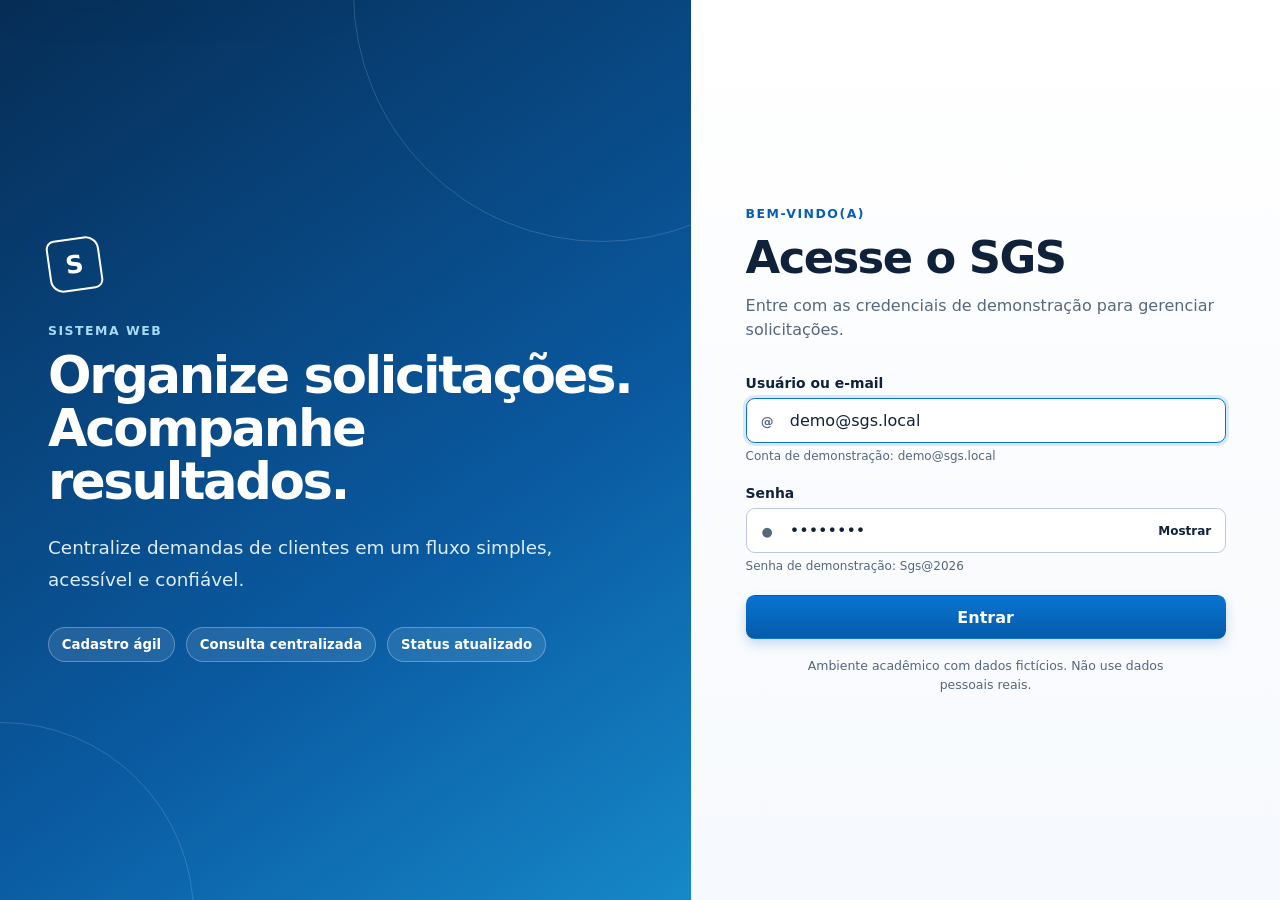
<file: index.html>
<!doctype html>
<html lang="pt-BR">
<head>
  <meta charset="utf-8">
  <meta name="viewport" content="width=device-width, initial-scale=1">
  <meta name="description" content="SGS — Sistema de Gestão de Solicitações: MVP acadêmico para cadastrar, consultar e acompanhar solicitações.">
  <meta name="theme-color" content="#0b4f91">
  <title>SGS — Sistema de Gestão de Solicitações</title>
  <link rel="icon" href="assets/favicon.svg" type="image/svg+xml">
  <link rel="manifest" href="manifest.webmanifest">
  <link rel="stylesheet" href="css/styles.css">
</head>
<body>
  <a class="skip-link" href="#conteudo">Pular para o conteúdo principal</a>

  <section id="loginView" class="login-view" aria-labelledby="loginTitle">
    <div class="login-brand" aria-hidden="true">
      <div class="login-brand-inner">
        <span class="brand-mark brand-mark-large">S</span>
        <p class="eyebrow">Sistema web</p>
        <h1>Organize solicitações.<br>Acompanhe resultados.</h1>
        <p>Centralize demandas de clientes em um fluxo simples, acessível e confiável.</p>
        <div class="login-features">
          <span>Cadastro ágil</span><span>Consulta centralizada</span><span>Status atualizado</span>
        </div>
      </div>
    </div>

    <div class="login-panel">
      <form id="loginForm" class="login-card" novalidate>
        <div class="mobile-login-brand">
          <span class="brand-mark">S</span>
          <strong>SGS</strong>
        </div>
        <p class="eyebrow">Bem-vindo(a)</p>
        <h2 id="loginTitle">Acesse o SGS</h2>
        <p class="form-intro">Entre com as credenciais de demonstração para gerenciar solicitações.</p>

        <div id="loginError" class="alert alert-error is-hidden" role="alert" tabindex="-1">
          <span aria-hidden="true">!</span>
          <p><strong>Não foi possível entrar.</strong><br>Verifique o usuário e a senha.</p>
        </div>

        <div class="field">
          <label for="loginEmail">Usuário ou e-mail</label>
          <div class="input-with-icon">
            <span class="input-icon" aria-hidden="true">@</span>
            <input id="loginEmail" name="email" type="email" autocomplete="username" required aria-describedby="loginEmailHint" value="demo@sgs.local">
          </div>
          <small id="loginEmailHint">Conta de demonstração: demo@sgs.local</small>
          <span class="field-error" data-error-for="loginEmail"></span>
        </div>

        <div class="field">
          <label for="loginPassword">Senha</label>
          <div class="input-with-icon password-field">
            <span class="input-icon" aria-hidden="true">●</span>
            <input id="loginPassword" name="password" type="password" autocomplete="current-password" required value="Sgs@2026">
            <button id="togglePassword" class="icon-button password-toggle" type="button" aria-label="Mostrar senha" aria-pressed="false">Mostrar</button>
          </div>
          <small>Senha de demonstração: Sgs@2026</small>
          <span class="field-error" data-error-for="loginPassword"></span>
        </div>

        <button class="button button-primary button-block" type="submit">Entrar</button>
        <p class="privacy-note">Ambiente acadêmico com dados fictícios. Não use dados pessoais reais.</p>
      </form>
    </div>
  </section>

  <div id="appView" class="app-shell is-hidden">
    <header class="topbar">
      <button id="menuButton" class="icon-button menu-button" type="button" aria-label="Abrir menu" aria-expanded="false" aria-controls="sidebar">☰</button>
      <a class="app-brand" href="#solicitacoes" aria-label="SGS — Página de solicitações">
        <span class="brand-mark">S</span>
        <span><strong>SGS</strong><em>— Sistema de Gestão de Solicitações</em></span>
      </a>
      <div class="topbar-actions">
        <button id="notificationButton" class="icon-button notification-button" type="button" aria-label="Ver solicitações pendentes">
          <span aria-hidden="true">♢</span><span id="notificationCount" class="notification-count">0</span>
        </button>
        <div class="user-menu-wrap">
          <button id="userMenuButton" class="user-button" type="button" aria-expanded="false" aria-controls="userMenu">
            <span class="avatar" aria-hidden="true">U</span>
            <span class="user-label">Olá, Usuário</span>
            <span aria-hidden="true">⌄</span>
          </button>
          <div id="userMenu" class="user-menu is-hidden" role="menu">
            <button id="logoutButton" type="button" role="menuitem">Sair do sistema</button>
          </div>
        </div>
      </div>
    </header>

    <aside id="sidebar" class="sidebar" aria-label="Navegação principal">
      <nav>
        <a href="#solicitacoes" data-route="solicitacoes"><span aria-hidden="true">⌂</span>Início</a>
        <a href="#solicitacoes" data-route="solicitacoes" class="active"><span aria-hidden="true">▤</span>Solicitações</a>
        <a href="#clientes" data-route="clientes"><span aria-hidden="true">♙</span>Clientes</a>
        <a href="#cadastros" data-route="cadastros"><span aria-hidden="true">▱</span>Cadastros</a>
        <button type="button" data-placeholder="Relatórios"><span aria-hidden="true">▥</span>Relatórios</button>
        <button type="button" data-placeholder="Configurações"><span aria-hidden="true">⚙</span>Configurações</button>
      </nav>
      <div class="sidebar-footer">
        <span>MVP acadêmico</span>
        <small>Versão 1.0.0</small>
      </div>
    </aside>
    <div id="sidebarBackdrop" class="sidebar-backdrop is-hidden" aria-hidden="true"></div>

    <main id="conteudo" class="main-content" tabindex="-1">
      <section id="requestsPage" class="page" aria-labelledby="requestsTitle">
        <div class="page-heading">
          <div class="heading-copy">
            <span class="page-icon" aria-hidden="true">▤</span>
            <div><h1 id="requestsTitle">Solicitações</h1><p>Organize, acompanhe e gerencie suas solicitações.</p></div>
          </div>
          <button id="newRequestButton" class="button button-primary" type="button"><span aria-hidden="true">＋</span> Nova Solicitação</button>
        </div>

        <div id="successAlert" class="alert alert-success is-hidden" role="status" aria-live="polite" tabindex="-1">
          <span class="alert-icon" aria-hidden="true">✓</span>
          <p><strong>Solicitação cadastrada com sucesso!</strong><br><span id="successDetail">O registro foi incluído na lista.</span></p>
          <button id="closeSuccess" class="icon-button" type="button" aria-label="Fechar mensagem">×</button>
        </div>

        <form id="filterForm" class="filter-card" aria-label="Filtros de solicitações">
          <div class="field compact-field"><label for="clientFilter">Cliente</label><select id="clientFilter"><option value="">Todos</option></select></div>
          <div class="field compact-field"><label for="statusFilter">Status</label><select id="statusFilter"><option value="">Todos</option><option>Pendente</option><option>Em andamento</option><option>Concluído</option></select></div>
          <div class="field compact-field"><label for="periodFilter">Período</label><select id="periodFilter"><option value="">Todo o período</option><option value="today">Hoje</option><option value="7">Últimos 7 dias</option><option value="30">Últimos 30 dias</option></select></div>
          <div class="field search-field"><label class="sr-only" for="searchFilter">Pesquisar solicitações</label><span aria-hidden="true">⌕</span><input id="searchFilter" type="search" placeholder="Buscar por nº, assunto ou descrição"></div>
          <button id="clearFilters" class="button button-ghost filter-clear is-hidden" type="button">Limpar filtros</button>
        </form>

        <div class="table-card">
          <div class="table-scroll">
            <table>
              <caption class="sr-only">Solicitações cadastradas</caption>
              <thead><tr>
                <th scope="col"><button class="sort-button" type="button" data-sort="id">Nº <span aria-hidden="true">↕</span></button></th>
                <th scope="col"><button class="sort-button" type="button" data-sort="subject">Assunto <span aria-hidden="true">↕</span></button></th>
                <th scope="col"><button class="sort-button" type="button" data-sort="client">Cliente <span aria-hidden="true">↕</span></button></th>
                <th scope="col"><button class="sort-button" type="button" data-sort="date">Data da Solicitação <span aria-hidden="true">↕</span></button></th>
                <th scope="col"><button class="sort-button" type="button" data-sort="status">Status <span aria-hidden="true">↕</span></button></th>
                <th scope="col">Ações</th>
              </tr></thead>
              <tbody id="requestRows"></tbody>
            </table>
            <div id="emptyState" class="empty-state is-hidden">
              <span aria-hidden="true">⌕</span><h2>Nenhuma solicitação encontrada</h2><p>Altere os filtros ou cadastre uma nova solicitação.</p>
            </div>
          </div>
          <div class="table-footer">
            <p id="tableSummary" aria-live="polite"></p>
            <nav id="pagination" class="pagination" aria-label="Paginação das solicitações"></nav>
          </div>
        </div>
      </section>

      <section id="formPage" class="page is-hidden" aria-labelledby="formTitle">
        <div class="page-heading form-page-heading">
          <div class="heading-copy">
            <span class="page-icon" aria-hidden="true">▤</span>
            <div><h1 id="formTitle">Nova Solicitação</h1><p>Preencha as informações para registrar uma nova solicitação.</p></div>
          </div>
        </div>

        <form id="requestForm" class="form-card" novalidate>
          <div id="formErrorSummary" class="alert alert-error is-hidden" role="alert" tabindex="-1"><span aria-hidden="true">!</span><p><strong>Revise os campos destacados.</strong><br>Preencha os campos obrigatórios.</p></div>
          <div class="form-grid">
            <div class="field"><label for="clientName">Nome do Cliente <span aria-hidden="true">*</span></label><input id="clientName" name="clientName" type="text" maxlength="80" autocomplete="organization" required placeholder="Ex.: Clínica Bem-Estar"><span class="field-error" data-error-for="clientName"></span></div>
            <div class="field"><label for="phone">Telefone <span class="optional">(opcional)</span></label><input id="phone" name="phone" type="tel" maxlength="16" autocomplete="tel" inputmode="tel" placeholder="(00) 00000-0000"><span class="field-error" data-error-for="phone"></span></div>
            <div class="field field-full"><label for="subject">Assunto <span aria-hidden="true">*</span></label><input id="subject" name="subject" type="text" list="subjectOptions" maxlength="100" required placeholder="Ex.: Solicitação de acesso ao sistema"><datalist id="subjectOptions"><option value="Solicitação de acesso ao sistema"><option value="Inclusão de novo usuário"><option value="Correção de cadastro"><option value="Dúvida sobre atendimento"></datalist><span class="field-error" data-error-for="subject"></span></div>
            <div class="field field-full"><label for="description">Descrição da Solicitação <span aria-hidden="true">*</span></label><textarea id="description" name="description" rows="4" maxlength="500" required placeholder="Descreva a solicitação de forma objetiva."></textarea><div class="field-meta"><span class="field-error" data-error-for="description"></span><span id="descriptionCount">0/500</span></div></div>
            <div class="field"><label for="requestDate">Data da Solicitação</label><input id="requestDate" name="requestDate" type="text" readonly></div>
            <div class="field"><label for="initialStatus">Status</label><div id="initialStatus" class="readonly-status"><span aria-hidden="true">◷</span> Pendente</div></div>
          </div>
          <div class="form-actions"><button id="cancelRequest" class="button button-secondary" type="button">Cancelar</button><button class="button button-primary" type="submit"><span aria-hidden="true">▣</span> Salvar Solicitação</button></div>
        </form>
      </section>

      <section id="clientsPage" class="page is-hidden" aria-labelledby="clientsTitle">
        <div class="page-heading"><div class="heading-copy"><span class="page-icon" aria-hidden="true">♙</span><div><h1 id="clientsTitle">Clientes</h1><p>Consulte os clientes registrados nas solicitações.</p></div></div></div>
        <div class="summary-grid" id="clientCards"></div>
      </section>

      <section id="registersPage" class="page is-hidden" aria-labelledby="registersTitle">
        <div class="page-heading"><div class="heading-copy"><span class="page-icon" aria-hidden="true">▱</span><div><h1 id="registersTitle">Cadastros</h1><p>Resumo dos registros do MVP.</p></div></div></div>
        <div id="registerSummary" class="summary-grid"></div>
      </section>
    </main>
  </div>

  <div id="modalBackdrop" class="modal-backdrop is-hidden">
    <section id="requestModal" class="modal" role="dialog" aria-modal="true" aria-labelledby="modalTitle" tabindex="-1">
      <div class="modal-header"><div><p class="eyebrow">Solicitação <span id="modalRequestId"></span></p><h2 id="modalTitle">Detalhes da solicitação</h2></div><button id="modalClose" class="icon-button" type="button" aria-label="Fechar janela">×</button></div>
      <div id="modalContent" class="modal-content"></div>
      <form id="statusForm" class="status-form"><label for="modalStatus">Atualizar status</label><select id="modalStatus"><option>Pendente</option><option>Em andamento</option><option>Concluído</option></select><button class="button button-primary" type="submit">Salvar status</button></form>
    </section>
  </div>

  <div id="toastRegion" class="toast-region" aria-live="polite" aria-atomic="true"></div>
  <script src="js/app.js" defer></script>
</body>
</html>
</file>
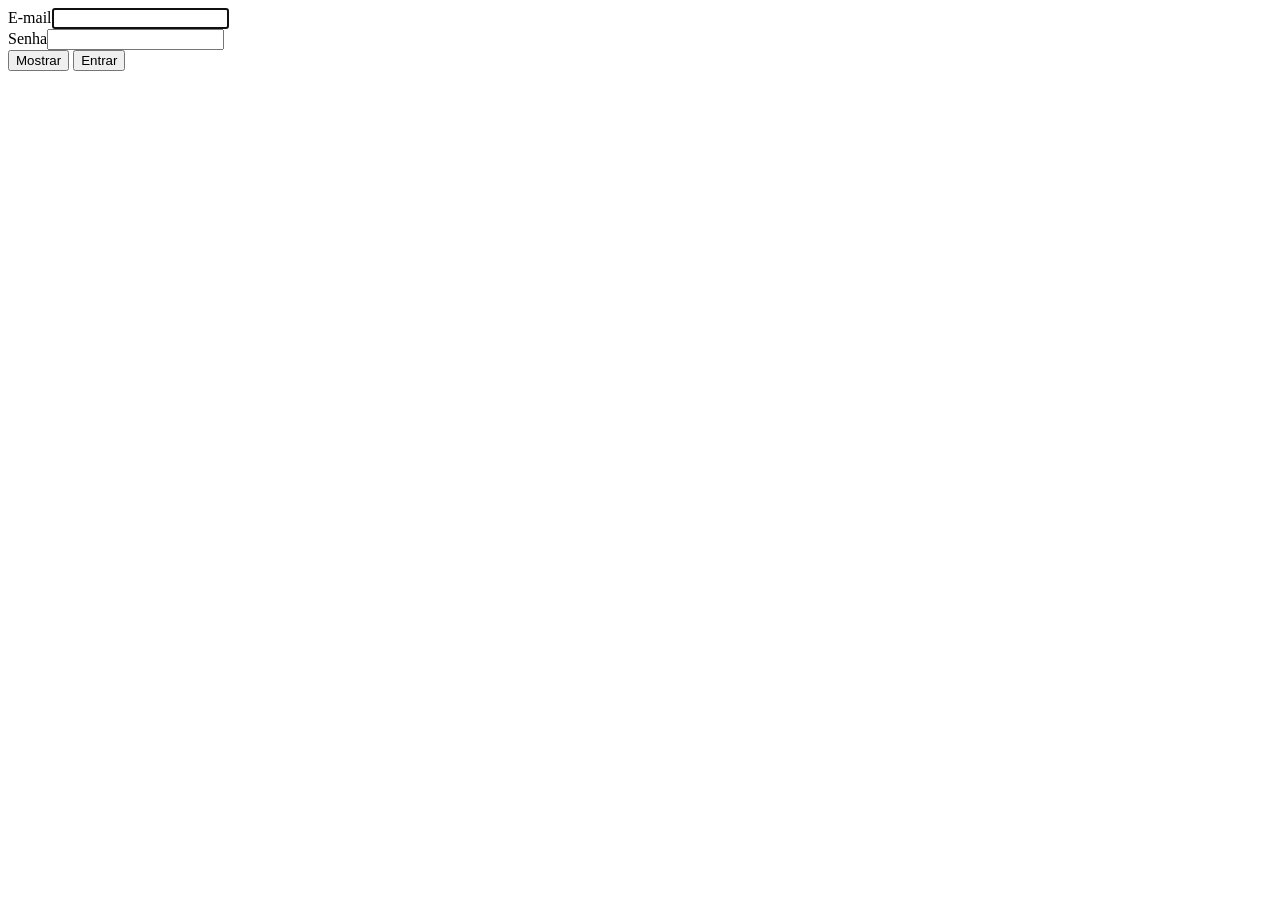
<file: tests/browser_harness.html>
<!doctype html>
<html lang="pt-BR">
<head><meta charset="utf-8"><title>SGS Test Harness</title><style>.is-hidden{display:none}.open{display:block}</style></head>
<body>
  <section id="loginView">
    <form id="loginForm">
      <div class="field"><label for="loginEmail">E-mail</label><input id="loginEmail" aria-invalid="false"><span id="loginEmail-error" class="field-error" data-error-for="loginEmail"></span></div>
      <div class="field"><label for="loginPassword">Senha</label><input id="loginPassword" type="password" aria-invalid="false"><span id="loginPassword-error" class="field-error" data-error-for="loginPassword"></span></div>
      <button id="togglePassword" type="button">Mostrar</button>
      <div id="loginError" class="is-hidden" tabindex="-1">Credenciais inválidas</div>
      <button type="submit">Entrar</button>
    </form>
  </section>

  <section id="appView" class="is-hidden">
    <button id="menuButton" type="button" aria-expanded="false">Menu</button>
    <aside id="sidebar">
      <a data-route="solicitacoes" href="#solicitacoes">Solicitações</a>
      <a data-route="clientes" href="#clientes">Clientes</a>
      <a data-route="cadastros" href="#cadastros">Cadastros</a>
    </aside>
    <div id="sidebarBackdrop" class="is-hidden"></div>
    <div class="user-menu-wrap">
      <button id="userMenuButton" type="button" aria-expanded="false">Usuário</button>
      <div id="userMenu" class="is-hidden"><button id="logoutButton" type="button">Sair</button></div>
    </div>
    <button id="notificationButton" type="button"><span id="notificationCount"></span></button>
    <button type="button" data-placeholder="Ajuda">Ajuda</button>

    <main id="conteudo" tabindex="-1">
      <section id="requestsPage" class="page">
        <button id="newRequestButton" type="button">Nova Solicitação</button>
        <form id="filterForm">
          <select id="clientFilter"><option value="">Todos</option></select>
          <select id="statusFilter"><option value="">Todos</option><option>Pendente</option><option>Em andamento</option><option>Concluído</option></select>
          <select id="periodFilter"><option value="">Todo o período</option><option value="today">Hoje</option><option value="7">7 dias</option><option value="30">30 dias</option></select>
          <input id="searchFilter">
          <button id="clearFilters" class="is-hidden" type="button">Limpar</button>
        </form>
        <button class="sort-button" type="button" data-sort="id">Ordenar ID</button>
        <button class="sort-button" type="button" data-sort="subject">Ordenar assunto</button>
        <button class="sort-button" type="button" data-sort="date">Ordenar data</button>
        <table><tbody id="requestRows"></tbody></table>
        <div id="emptyState" class="is-hidden">Nenhum resultado</div>
        <p id="tableSummary"></p>
        <nav id="pagination"></nav>
        <div id="successAlert" class="is-hidden" tabindex="-1"><span id="successDetail"></span><button id="closeSuccess" type="button">Fechar</button></div>
      </section>

      <section id="formPage" class="page is-hidden">
        <form id="requestForm">
          <div id="formErrorSummary" class="is-hidden" tabindex="-1">Revise os campos</div>
          <div class="field"><label for="clientName">Cliente</label><input id="clientName" aria-invalid="false"><span id="clientName-error" class="field-error" data-error-for="clientName"></span></div>
          <div class="field"><label for="phone">Telefone</label><input id="phone" aria-invalid="false"><span id="phone-error" class="field-error" data-error-for="phone"></span></div>
          <div class="field"><label for="subject">Assunto</label><input id="subject" aria-invalid="false"><span id="subject-error" class="field-error" data-error-for="subject"></span></div>
          <div class="field"><label for="description">Descrição</label><textarea id="description" maxlength="500" aria-invalid="false"></textarea><span id="description-error" class="field-error" data-error-for="description"></span></div>
          <output id="descriptionCount">0/500</output>
          <input id="requestDate" readonly>
          <button id="cancelRequest" type="button">Cancelar</button>
          <button type="submit">Salvar</button>
        </form>
      </section>

      <section id="clientsPage" class="page is-hidden"><div id="clientCards"></div></section>
      <section id="registersPage" class="page is-hidden"><div id="registerSummary"></div></section>
    </main>
  </section>

  <div id="modalBackdrop" class="is-hidden">
    <section id="requestModal" tabindex="-1">
      <button id="modalClose" type="button">Fechar</button>
      <h2 id="modalTitle"></h2><span id="modalRequestId"></span>
      <div id="modalContent"></div>
      <form id="statusForm"><select id="modalStatus"><option>Pendente</option><option>Em andamento</option><option>Concluído</option></select><button type="submit">Atualizar</button></form>
    </section>
  </div>
  <div id="toastRegion"></div>
  <script src="../js/app.js"></script>
</body>
</html>
</file>
<file: css/styles.css>
:root {
  --navy-950: #072d54;
  --navy-900: #083b70;
  --navy-800: #0a4b88;
  --blue-700: #075fb4;
  --blue-600: #0873d1;
  --blue-100: #ddebfa;
  --ink-950: #10213a;
  --ink-800: #263a55;
  --ink-600: #56677e;
  --line: #d9e1eb;
  --line-strong: #bdc9d8;
  --surface: #ffffff;
  --canvas: #f3f7fc;
  --green-800: #156633;
  --green-100: #dff5e4;
  --yellow-900: #7c5506;
  --yellow-100: #fff0be;
  --red-800: #9a2b2b;
  --red-100: #fde5e5;
  --shadow-sm: 0 2px 8px rgba(27, 54, 88, .08);
  --shadow-md: 0 14px 40px rgba(18, 51, 87, .13);
  --radius-sm: .55rem;
  --radius-md: .85rem;
  --radius-lg: 1.15rem;
  --sidebar-width: 15.5rem;
  --topbar-height: 4.5rem;
  font-family: Inter, ui-sans-serif, system-ui, -apple-system, BlinkMacSystemFont, "Segoe UI", sans-serif;
  color: var(--ink-950);
  background: var(--canvas);
  font-synthesis: none;
}

* { box-sizing: border-box; }
html { min-width: 20rem; scroll-behavior: smooth; }
body { margin: 0; min-height: 100vh; background: var(--canvas); color: var(--ink-950); }
button, input, select, textarea { font: inherit; }
button, a { -webkit-tap-highlight-color: transparent; }
button { cursor: pointer; }
button:disabled { cursor: not-allowed; opacity: .55; }
a { color: inherit; }
h1, h2, h3, p { margin-top: 0; }
.is-hidden { display: none !important; }
.sr-only { position: absolute !important; width: 1px; height: 1px; padding: 0; margin: -1px; overflow: hidden; clip: rect(0, 0, 0, 0); white-space: nowrap; border: 0; }
.skip-link { position: fixed; z-index: 9999; top: .75rem; left: .75rem; padding: .7rem 1rem; transform: translateY(-150%); border-radius: .5rem; background: white; color: var(--navy-950); box-shadow: var(--shadow-md); font-weight: 800; }
.skip-link:focus { transform: translateY(0); }
:focus-visible { outline: 3px solid #f5a623; outline-offset: 3px; }

/* Login */
.login-view { min-height: 100vh; display: grid; grid-template-columns: minmax(22rem, 1.08fr) minmax(28rem, .92fr); background: white; }
.login-brand { position: relative; overflow: hidden; display: grid; place-items: center; padding: 3rem; color: white; background: linear-gradient(145deg, #062d56 0%, #0a5aa1 62%, #1688c8 100%); }
.login-brand::before, .login-brand::after { content: ""; position: absolute; border: 1px solid rgba(255,255,255,.15); border-radius: 50%; }
.login-brand::before { width: 31rem; height: 31rem; top: -16rem; right: -10rem; }
.login-brand::after { width: 24rem; height: 24rem; left: -12rem; bottom: -13rem; }
.login-brand-inner { position: relative; z-index: 1; max-width: 39rem; }
.login-brand h1 { font-size: clamp(2.5rem, 4vw, 4.6rem); line-height: 1.04; letter-spacing: -.045em; margin-bottom: 1.5rem; }
.login-brand p:not(.eyebrow) { max-width: 34rem; font-size: 1.15rem; line-height: 1.7; color: #deedf9; }
.login-features { display: flex; flex-wrap: wrap; gap: .7rem; margin-top: 2rem; }
.login-features span { padding: .55rem .8rem; border: 1px solid rgba(255,255,255,.28); border-radius: 999px; background: rgba(255,255,255,.1); font-size: .83rem; font-weight: 700; }
.login-panel { display: grid; place-items: center; padding: 2rem; background: linear-gradient(180deg, #fff, #f6f9fd); }
.login-card { width: min(100%, 30rem); }
.login-card h2 { margin-bottom: .6rem; font-size: clamp(2rem, 4vw, 2.8rem); letter-spacing: -.035em; }
.form-intro { margin-bottom: 2rem; color: var(--ink-600); line-height: 1.55; }
.eyebrow { margin-bottom: .65rem; color: var(--blue-700); font-size: .78rem; font-weight: 900; letter-spacing: .12em; text-transform: uppercase; }
.login-brand .eyebrow { color: #a8daf9; }
.mobile-login-brand { display: none; align-items: center; gap: .75rem; margin-bottom: 2rem; color: var(--navy-900); font-size: 1.4rem; }
.privacy-note { margin: 1.1rem auto 0; max-width: 23rem; color: var(--ink-600); text-align: center; font-size: .78rem; line-height: 1.5; }

/* Shared controls */
.field { min-width: 0; }
.field > label { display: block; margin-bottom: .45rem; color: var(--ink-950); font-size: .87rem; font-weight: 800; }
.field label > span:not(.optional) { color: #c52f2f; }
.optional { color: var(--ink-600); font-size: .77rem; font-weight: 500; }
input, select, textarea { width: 100%; min-height: 2.8rem; border: 1px solid var(--line-strong); border-radius: var(--radius-sm); background: white; color: var(--ink-950); padding: .7rem .85rem; transition: border-color .16s, box-shadow .16s, background .16s; }
input:hover, select:hover, textarea:hover { border-color: #8ea1b8; }
input:focus, select:focus, textarea:focus { border-color: var(--blue-600); box-shadow: 0 0 0 3px rgba(8,115,209,.14); outline: 0; }
input[readonly] { background: #edf2f8; color: var(--ink-600); }
textarea { min-height: 7.2rem; resize: vertical; line-height: 1.5; }
.field small { display: block; margin-top: .35rem; color: var(--ink-600); font-size: .75rem; }
.field.invalid input, .field.invalid textarea, .field.invalid select { border-color: #c83333; box-shadow: 0 0 0 3px rgba(200,51,51,.08); }
.field-error { display: block; min-height: 1.15rem; margin-top: .25rem; color: var(--red-800); font-size: .76rem; font-weight: 650; }
.input-with-icon { position: relative; }
.input-with-icon input { padding-left: 2.7rem; }
.input-icon { position: absolute; left: .85rem; top: 50%; transform: translateY(-50%); display: grid; place-items: center; width: 1rem; color: var(--ink-600); font-size: .8rem; font-weight: 900; }
.password-field input { padding-right: 5.3rem; }
.password-toggle { position: absolute; right: .35rem; top: 50%; transform: translateY(-50%); width: auto !important; height: 2.15rem !important; padding: 0 .55rem; border-radius: .35rem; color: var(--blue-700); font-size: .75rem; font-weight: 800; }
.button { min-height: 2.75rem; display: inline-flex; align-items: center; justify-content: center; gap: .45rem; border: 1px solid transparent; border-radius: var(--radius-sm); padding: .72rem 1.15rem; font-weight: 800; text-decoration: none; transition: transform .14s, background .14s, box-shadow .14s; }
.button:hover { transform: translateY(-1px); }
.button-primary { background: linear-gradient(180deg, #0874d2, #055ba9); color: white; box-shadow: 0 5px 12px rgba(3,90,170,.2); }
.button-primary:hover { background: linear-gradient(180deg, #096ac0, #064f94); }
.button-secondary { border-color: var(--line-strong); background: white; color: var(--navy-950); }
.button-ghost { background: transparent; color: var(--blue-700); }
.button-block { width: 100%; }
.icon-button { width: 2.75rem; height: 2.75rem; display: inline-grid; place-items: center; border: 0; border-radius: .6rem; background: transparent; color: inherit; }
.icon-button:hover { background: rgba(255,255,255,.11); }
.alert { display: flex; align-items: center; gap: .75rem; min-height: 3.5rem; border: 1px solid; border-radius: var(--radius-md); padding: .7rem 1rem; }
.alert p { margin: 0; line-height: 1.4; }
.alert-error { margin-bottom: 1rem; border-color: #eab7b7; background: var(--red-100); color: var(--red-800); }
.alert-error > span { flex: 0 0 auto; display: grid; place-items: center; width: 1.55rem; height: 1.55rem; border-radius: 50%; background: var(--red-800); color: white; font-weight: 900; }
.alert-success { margin-bottom: .9rem; border-color: #83c990; background: var(--green-100); color: #124d27; }
.alert-success .alert-icon { flex: 0 0 auto; display: grid; place-items: center; width: 1.7rem; height: 1.7rem; border-radius: 50%; background: #17a33c; color: white; font-weight: 900; }
.alert-success .icon-button { margin-left: auto; }

/* Shell */
.app-shell { min-height: 100vh; }
.topbar { position: fixed; z-index: 40; inset: 0 0 auto 0; height: var(--topbar-height); display: flex; align-items: center; padding: 0 2rem; background: linear-gradient(100deg, #0a3b70, #0c5593); color: white; box-shadow: 0 2px 10px rgba(5,43,80,.18); }
.app-brand { display: flex; align-items: center; gap: .85rem; min-width: 0; text-decoration: none; font-size: 1.22rem; }
.app-brand strong { font-size: 1.2rem; }
.app-brand em { font-style: normal; font-weight: 750; }
.brand-mark { flex: 0 0 auto; display: grid; place-items: center; width: 2.25rem; height: 2.25rem; border: 2px solid currentColor; border-radius: .55rem .85rem .55rem .85rem; color: inherit; font-weight: 900; transform: rotate(-8deg); }
.brand-mark-large { width: 3.3rem; height: 3.3rem; margin-bottom: 2rem; font-size: 1.55rem; }
.topbar-actions { display: flex; align-items: center; gap: .75rem; margin-left: auto; }
.notification-button { position: relative; font-size: 1.25rem; }
.notification-count { position: absolute; top: .15rem; right: .08rem; min-width: 1.17rem; height: 1.17rem; display: grid; place-items: center; border-radius: 999px; background: #f04444; color: white; font-size: .63rem; font-weight: 900; }
.user-menu-wrap { position: relative; }
.user-button { min-height: 2.85rem; display: flex; align-items: center; gap: .65rem; border: 0; border-radius: .7rem; padding: .25rem .55rem; background: transparent; color: white; }
.user-button:hover { background: rgba(255,255,255,.1); }
.avatar { display: grid; place-items: center; width: 2.15rem; height: 2.15rem; border-radius: 50%; background: white; color: var(--navy-900); font-weight: 900; }
.user-menu { position: absolute; top: calc(100% + .5rem); right: 0; min-width: 11.5rem; padding: .4rem; border: 1px solid var(--line); border-radius: .7rem; background: white; color: var(--ink-950); box-shadow: var(--shadow-md); }
.user-menu button { width: 100%; border: 0; border-radius: .45rem; padding: .7rem .8rem; background: white; text-align: left; }
.user-menu button:hover { background: var(--canvas); }
.menu-button { display: none; margin-right: .45rem; }
.sidebar { position: fixed; z-index: 30; top: var(--topbar-height); bottom: 0; left: 0; width: var(--sidebar-width); display: flex; flex-direction: column; padding: 1.25rem .75rem; background: linear-gradient(180deg, var(--navy-950), #062746); color: #eaf5ff; }
.sidebar nav { display: grid; gap: .35rem; }
.sidebar a, .sidebar nav button { width: 100%; min-height: 3.15rem; display: flex; align-items: center; gap: .85rem; border: 0; border-radius: .55rem; padding: .65rem .85rem; background: transparent; color: inherit; text-align: left; text-decoration: none; font-weight: 600; }
.sidebar a > span, .sidebar nav button > span { width: 1.35rem; color: #b7daf5; font-size: 1.2rem; text-align: center; }
.sidebar a:hover, .sidebar nav button:hover { background: rgba(255,255,255,.09); }
.sidebar a.active { background: linear-gradient(90deg, #2385d7, #5fa9e8); color: white; box-shadow: 0 7px 16px rgba(0,0,0,.15); }
.sidebar a.active > span { color: white; }
.sidebar-footer { margin-top: auto; padding: .9rem; border-top: 1px solid rgba(255,255,255,.12); color: #b9d4ea; }
.sidebar-footer span, .sidebar-footer small { display: block; }
.sidebar-footer small { margin-top: .2rem; font-size: .72rem; }
.sidebar-backdrop { position: fixed; z-index: 25; inset: var(--topbar-height) 0 0 0; background: rgba(1,22,42,.52); }
.main-content { min-height: 100vh; margin-left: var(--sidebar-width); padding: calc(var(--topbar-height) + 1.65rem) clamp(1rem, 2.2vw, 2.5rem) 2.5rem; background: radial-gradient(circle at 90% 0%, rgba(96,167,227,.13), transparent 27rem), var(--canvas); }
.page { max-width: 92rem; margin: 0 auto; }
.page-heading { display: flex; align-items: center; justify-content: space-between; gap: 1.5rem; margin-bottom: 1.15rem; }
.heading-copy { display: flex; align-items: flex-start; gap: .8rem; }
.heading-copy h1 { margin: 0 0 .25rem; font-size: clamp(1.65rem, 3vw, 2.35rem); letter-spacing: -.035em; }
.heading-copy p { margin: 0; color: var(--ink-600); }
.page-icon { flex: 0 0 auto; display: grid; place-items: center; width: 2.8rem; height: 2.8rem; border: 2px solid var(--blue-700); border-radius: .6rem; color: var(--blue-700); font-size: 1.4rem; }

/* Requests list */
.filter-card { display: grid; grid-template-columns: minmax(9rem, .9fr) minmax(9rem, .9fr) minmax(10.5rem, .95fr) minmax(14rem, 1.55fr) auto; align-items: end; gap: 1rem; margin-bottom: 1rem; padding: 1rem 1.25rem; border: 1px solid var(--line); border-radius: var(--radius-md); background: rgba(255,255,255,.94); box-shadow: var(--shadow-sm); }
.compact-field .field-error { display: none; }
.search-field { position: relative; }
.search-field span { position: absolute; z-index: 1; left: .9rem; bottom: .75rem; color: var(--ink-600); font-size: 1.2rem; }
.search-field input { padding-left: 2.5rem; }
.filter-clear { min-height: 2.8rem; }
.table-card { overflow: hidden; border: 1px solid var(--line); border-radius: var(--radius-md); background: white; box-shadow: var(--shadow-sm); }
.table-scroll { overflow-x: auto; padding: .75rem .65rem 0; }
table { width: 100%; min-width: 55rem; border-collapse: collapse; font-size: .87rem; }
th { background: #eff3f8; color: var(--ink-950); text-align: left; }
th:first-child { border-radius: .55rem 0 0 .55rem; }
th:last-child { border-radius: 0 .55rem .55rem 0; }
th, td { padding: .75rem .85rem; border-bottom: 1px solid #e7ecf2; vertical-align: middle; }
tbody tr:hover { background: #f8fbfe; }
tbody tr.new-row { background: #fff9d9; animation: rowGlow 1.5s ease-out; }
@keyframes rowGlow { 0% { background: #ffec8d; } 100% { background: #fff9d9; } }
.sort-button { border: 0; padding: 0; background: transparent; color: inherit; font-size: inherit; font-weight: 800; white-space: nowrap; }
.status-badge { display: inline-flex; align-items: center; gap: .4rem; border-radius: 999px; padding: .34rem .62rem; font-size: .78rem; font-weight: 800; white-space: nowrap; }
.status-pending { background: var(--yellow-100); color: var(--yellow-900); }
.status-progress { background: var(--blue-100); color: #0b5793; }
.status-done { background: var(--green-100); color: var(--green-800); }
.table-actions { display: flex; align-items: center; gap: .15rem; }
.table-actions .icon-button { width: 2.2rem; height: 2.2rem; color: var(--navy-900); font-size: 1rem; font-weight: 900; }
.table-actions .icon-button:hover { background: var(--blue-100); }
.empty-state { min-height: 20rem; display: grid; place-items: center; align-content: center; padding: 3rem; text-align: center; color: var(--ink-600); }
.empty-state > span { font-size: 3rem; color: #9db0c4; }
.empty-state h2 { margin: .7rem 0 .35rem; color: var(--ink-800); }
.empty-state p { margin: 0; }
.table-footer { min-height: 4.4rem; display: flex; align-items: center; justify-content: space-between; gap: 1rem; padding: .85rem 1.25rem; }
.table-footer p { margin: 0; color: var(--ink-600); font-size: .82rem; }
.pagination { display: flex; align-items: center; gap: .35rem; }
.pagination button { min-width: 2.2rem; height: 2.2rem; border: 1px solid var(--line); border-radius: .5rem; background: white; color: var(--ink-950); font-weight: 700; }
.pagination button[aria-current="page"] { border-color: var(--blue-700); background: var(--blue-700); color: white; }

/* Forms */
.form-card { padding: 1.35rem 1.5rem 1.15rem; border: 1px solid var(--line); border-radius: var(--radius-md); background: white; box-shadow: var(--shadow-sm); }
.form-grid { display: grid; grid-template-columns: 1.2fr .8fr; gap: .4rem 1.5rem; }
.field-full { grid-column: 1 / -1; }
.field-meta { display: flex; justify-content: space-between; gap: 1rem; color: var(--ink-600); font-size: .76rem; }
.readonly-status { min-height: 2.8rem; display: flex; align-items: center; gap: .45rem; width: fit-content; min-width: 7rem; border-radius: .55rem; padding: .6rem .85rem; background: #e2e8f1; color: var(--ink-950); font-weight: 800; }
.form-actions { display: flex; justify-content: flex-end; gap: .85rem; margin-top: .6rem; padding-top: 1.05rem; border-top: 1px solid var(--line); }

/* Summary pages */
.summary-grid { display: grid; grid-template-columns: repeat(3, minmax(0,1fr)); gap: 1rem; }
.summary-card { min-width: 0; padding: 1.1rem 1.2rem; border: 1px solid var(--line); border-radius: var(--radius-md); background: white; box-shadow: var(--shadow-sm); }
.summary-card .eyebrow { margin-bottom: .4rem; }
.summary-card h2 { overflow-wrap: anywhere; margin-bottom: .4rem; font-size: 1.08rem; }
.summary-card p { margin: 0; color: var(--ink-600); line-height: 1.5; }
.summary-card .metric { display: block; margin-bottom: .25rem; color: var(--navy-900); font-size: 2rem; font-weight: 900; }

/* Modal and toast */
.modal-backdrop { position: fixed; z-index: 100; inset: 0; display: grid; place-items: center; padding: 1rem; background: rgba(3,26,48,.65); }
.modal { width: min(100%, 42rem); max-height: min(90vh, 46rem); overflow-y: auto; border-radius: var(--radius-lg); background: white; box-shadow: 0 30px 80px rgba(0,0,0,.3); }
.modal-header { display: flex; justify-content: space-between; gap: 1rem; padding: 1.35rem 1.5rem 1rem; border-bottom: 1px solid var(--line); }
.modal-header h2 { margin: 0; }
.modal-header .eyebrow { margin-bottom: .3rem; }
.modal-content { padding: 1.25rem 1.5rem; }
.detail-grid { display: grid; grid-template-columns: 1fr 1fr; gap: 1rem; }
.detail-item { min-width: 0; }
.detail-item dt { margin-bottom: .25rem; color: var(--ink-600); font-size: .75rem; font-weight: 800; text-transform: uppercase; letter-spacing: .05em; }
.detail-item dd { margin: 0; overflow-wrap: anywhere; line-height: 1.5; }
.detail-wide { grid-column: 1 / -1; }
.status-form { display: grid; grid-template-columns: 1fr auto; align-items: end; gap: .75rem; padding: 1rem 1.5rem 1.5rem; border-top: 1px solid var(--line); }
.status-form label { grid-column: 1 / -1; font-size: .82rem; font-weight: 800; }
.toast-region { position: fixed; z-index: 200; right: 1rem; bottom: 1rem; display: grid; gap: .7rem; width: min(calc(100% - 2rem), 24rem); }
.toast { display: flex; align-items: flex-start; gap: .65rem; border: 1px solid #9dc1df; border-radius: .75rem; padding: .85rem 1rem; background: #eaf5ff; color: #104d7d; box-shadow: var(--shadow-md); animation: toastIn .22s ease-out; }
.toast strong { display: block; margin-bottom: .15rem; }
.toast p { margin: 0; font-size: .84rem; line-height: 1.45; }
@keyframes toastIn { from { transform: translateY(1rem); opacity: 0; } }

@media (max-width: 72rem) {
  .filter-card { grid-template-columns: repeat(3, 1fr); }
  .search-field { grid-column: span 2; }
  .summary-grid { grid-template-columns: repeat(2, minmax(0,1fr)); }
}

@media (max-width: 56rem) {
  :root { --sidebar-width: 16.5rem; }
  .login-view { grid-template-columns: 1fr; background: var(--canvas); }
  .login-brand { display: none; }
  .login-panel { min-height: 100vh; }
  .mobile-login-brand { display: flex; }
  .topbar { padding: 0 .8rem; }
  .menu-button { display: grid; }
  .app-brand em { display: none; }
  .sidebar { transform: translateX(-105%); transition: transform .2s ease; box-shadow: 15px 0 35px rgba(0,0,0,.2); }
  .sidebar.open { transform: translateX(0); }
  .main-content { margin-left: 0; padding-top: calc(var(--topbar-height) + 1.15rem); }
  .user-label { display: none; }
  .filter-card { grid-template-columns: repeat(2, minmax(0,1fr)); }
  .search-field { grid-column: 1 / -1; }
  .filter-clear { justify-self: start; }
}

@media (max-width: 40rem) {
  .login-panel { padding: 1.25rem; align-items: start; padding-top: 3rem; }
  .page-heading { align-items: stretch; flex-direction: column; }
  .page-heading > .button { width: 100%; }
  .heading-copy { align-items: center; }
  .heading-copy p { font-size: .9rem; }
  .filter-card { grid-template-columns: 1fr; padding: 1rem; }
  .search-field, .filter-clear { grid-column: auto; }
  .table-scroll { padding-inline: 0; }
  .table-footer { align-items: flex-start; flex-direction: column; }
  .form-card { padding: 1.1rem 1rem; }
  .form-grid { grid-template-columns: 1fr; }
  .field-full { grid-column: auto; }
  .form-actions { flex-direction: column-reverse; }
  .form-actions .button { width: 100%; }
  .summary-grid { grid-template-columns: 1fr; }
  .detail-grid { grid-template-columns: 1fr; }
  .detail-wide { grid-column: auto; }
  .status-form { grid-template-columns: 1fr; }
  .app-brand { font-size: 1rem; }
  .app-brand strong { font-size: 1rem; }
  .brand-mark { width: 1.95rem; height: 1.95rem; }
}

@media (prefers-reduced-motion: reduce) {
  *, *::before, *::after { scroll-behavior: auto !important; animation-duration: .01ms !important; animation-iteration-count: 1 !important; transition-duration: .01ms !important; }
}
</file>
